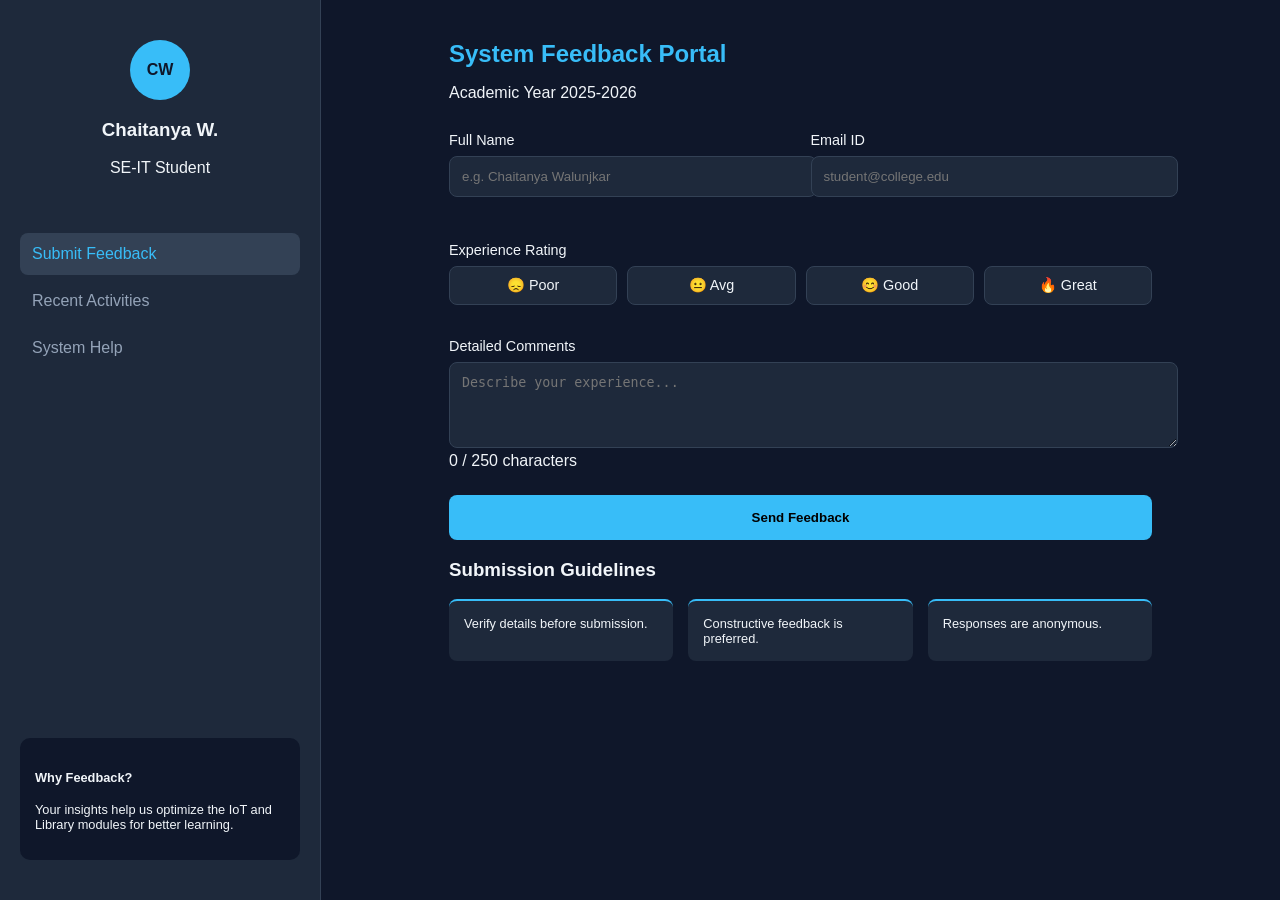
<file: feedback form/feedback.html>
<!DOCTYPE html>
<html lang="en">
<head>
    <meta charset="UTF-8">
    <meta name="viewport" content="width=device-width, initial-scale=1.0">
    <title>Feedback Portal | Student Dashboard</title>
    <link rel="stylesheet" href="feedback1.css">
</head>
<body>

    <div class="dashboard-wrapper">
        <aside class="sidebar">
            <div class="user-profile">
                <div class="avatar">CW</div>
                <h3>Chaitanya W.</h3>
                <p>SE-IT Student</p>
            </div>
            <nav class="side-nav">
                <a href="#" class="active">Submit Feedback</a>
                <a href="#">Recent Activities</a>
                <a href="#">System Help</a>
            </nav>
            <div class="info-card">
                <h4>Why Feedback?</h4>
                <p>Your insights help us optimize the IoT and Library modules for better learning.</p>
            </div>
        </aside>

        <main class="main-content">
            <div class="progress-bar-top" id="progressBar"></div>
            
            <section class="form-section">
                <header class="content-header">
                    <h2>System Feedback Portal</h2>
                    <p>Academic Year 2025-2026</p>
                </header>

                <form id="advancedForm" oninput="handleProgress()">
                    <div class="grid-inputs">
                        <div class="input-box">
                            <label>Full Name</label>
                            <input type="text" id="name" placeholder="e.g. Chaitanya Walunjkar" required>
                        </div>
                        <div class="input-box">
                            <label>Email ID</label>
                            <input type="email" id="email" placeholder="student@college.edu" required>
                        </div>
                    </div>

                    <div class="input-box">
                        <label>Experience Rating</label>
                        <div class="rating-options">
                            <label class="radio-card">
                                <input type="radio" name="rate" value="1" required>
                                <span>😞 Poor</span>
                            </label>
                            <label class="radio-card">
                                <input type="radio" name="rate" value="2">
                                <span>😐 Avg</span>
                            </label>
                            <label class="radio-card">
                                <input type="radio" name="rate" value="3">
                                <span>😊 Good</span>
                            </label>
                            <label class="radio-card">
                                <input type="radio" name="rate" value="4">
                                <span>🔥 Great</span>
                            </label>
                        </div>
                    </div>

                    <div class="input-box">
                        <label>Detailed Comments</label>
                        <textarea id="msg" rows="4" placeholder="Describe your experience..." onkeyup="count(this)"></textarea>
                        <span id="charCounter">0 / 250 characters</span>
                    </div>

                    <button type="submit" class="submit-btn">Send Feedback</button>
                </form>
            </section>

            <section class="history-section">
                <h3>Submission Guidelines</h3>
                <div class="guideline-grid">
                    <div class="g-item">Verify details before submission.</div>
                    <div class="g-item">Constructive feedback is preferred.</div>
                    <div class="g-item">Responses are anonymous.</div>
                </div>
            </section>
        </main>
    </div>

   
</body>
</html>
</file>
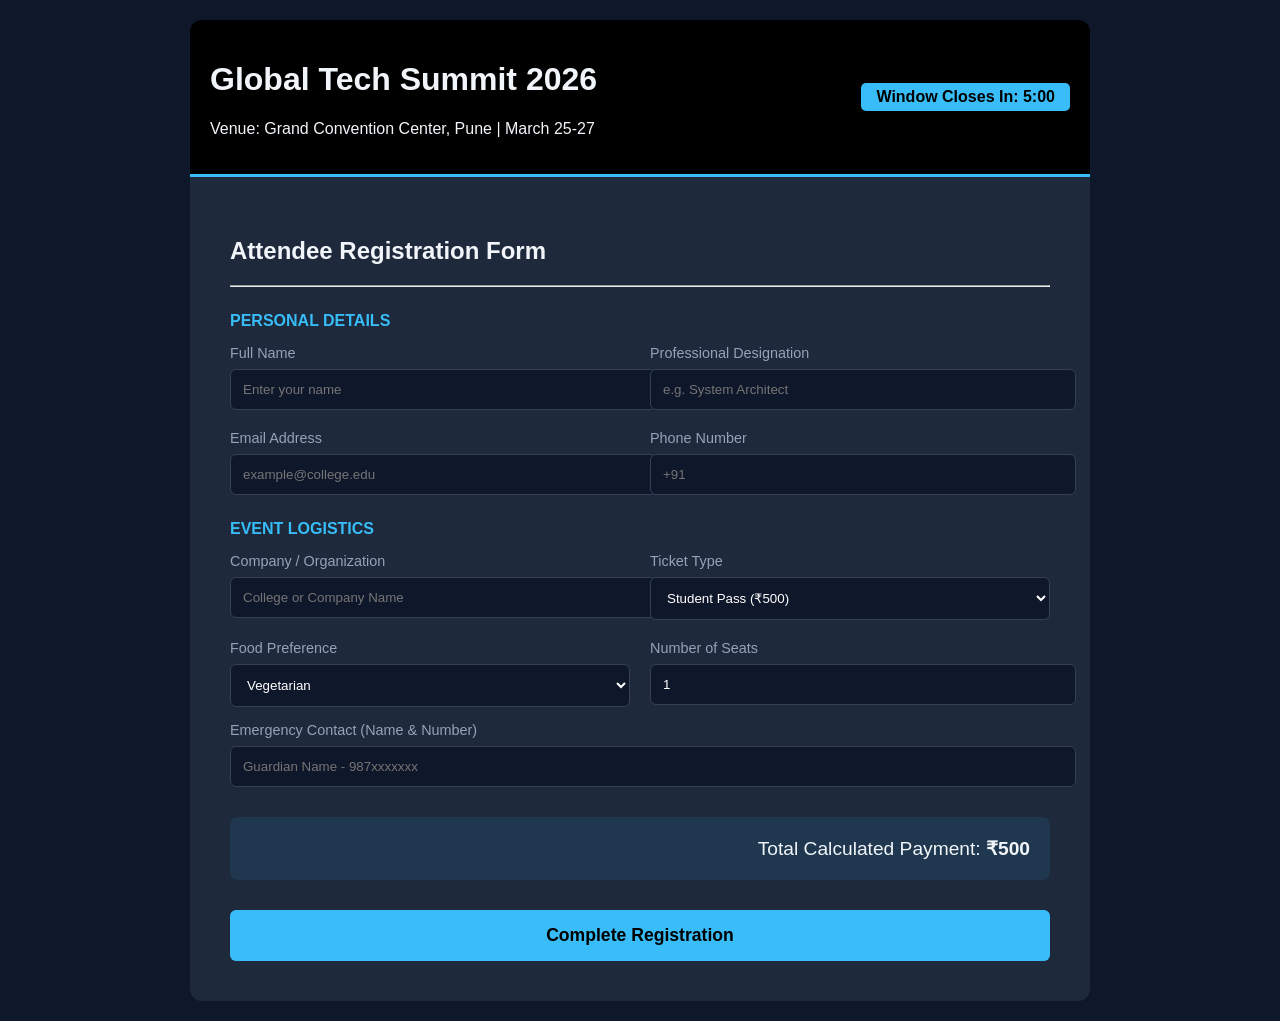
<file: Registration form/registration.html>
<!DOCTYPE html>
<html lang="en">
<head>
    <meta charset="UTF-8">
    <meta name="viewport" content="width=device-width, initial-scale=1.0">
    <title>Event Registration System | Global Tech Summit</title>
    <link rel="stylesheet" href="reg.css">
</head>
<body>

    <div class="registration-wrapper">
        <header class="main-header">
            <div class="event-info">
                <h1>Global Tech Summit 2026</h1>
                <p>Venue: Grand Convention Center, Pune | March 25-27</p>
            </div>
            <div class="timer-box">
                Window Closes In: <span id="clock">05:00</span>
            </div>
        </header>

        <main class="form-card">
            <div class="form-title">
                <h2>Attendee Registration Form</h2>
                <hr>
            </div>

            <form id="regForm" onsubmit="processRegistration(event)">
                <h3 class="section-tag">Personal Details</h3>
                <div class="input-grid">
                    <div class="input-field">
                        <label>Full Name</label>
                        <input type="text" id="fullName" placeholder="Enter your name" required>
                    </div>
                    <div class="input-field">
                        <label>Professional Designation</label>
                        <input type="text" id="designation" placeholder="e.g. System Architect" required>
                    </div>
                    <div class="input-field">
                        <label>Email Address</label>
                        <input type="email" id="email" placeholder="example@college.edu" required>
                    </div>
                    <div class="input-field">
                        <label>Phone Number</label>
                        <input type="tel" id="phone" placeholder="+91" required>
                    </div>
                </div>

                <h3 class="section-tag">Event Logistics</h3>
                <div class="input-grid">
                    <div class="input-field">
                        <label>Company / Organization</label>
                        <input type="text" id="org" placeholder="College or Company Name" required>
                    </div>
                    <div class="input-field">
                        <label>Ticket Type</label>
                        <select id="ticketType" onchange="updatePrice()" required>
                            <option value="500">Student Pass (₹500)</option>
                            <option value="1500">Professional Pass (₹1500)</option>
                            <option value="3000">VIP Access (₹3000)</option>
                        </select>
                    </div>
                    <div class="input-field">
                        <label>Food Preference</label>
                        <select id="food">
                            <option value="Veg">Vegetarian</option>
                            <option value="Non-Veg">Non-Vegetarian</option>
                            <option value="Vegan">Vegan</option>
                        </select>
                    </div>
                    <div class="input-field">
                        <label>Number of Seats</label>
                        <input type="number" id="numSeats" value="1" min="1" max="10" oninput="updatePrice()" required>
                    </div>
                </div>

                <div class="input-field full-width">
                    <label>Emergency Contact (Name & Number)</label>
                    <input type="text" placeholder="Guardian Name - 987xxxxxxx" required>
                </div>

                <div class="payment-summary">
                    <span>Total Calculated Payment:</span>
                    <strong id="totalDisplay">₹500</strong>
                </div>

                <button type="submit" class="submit-btn">Complete Registration</button>
            </form>
        </main>
    </div>

    <div id="successPopup" class="modal">
        <div class="modal-box">
            <div class="icon-circle">✓</div>
            <h2>Registration Successful!</h2>
            <div class="summary-list">
                <p><strong>Name:</strong> <span id="resName"></span></p>
                <p><strong>Ticket:</strong> <span id="resTicket"></span></p>
                <p><strong>Total Paid:</strong> ₹<span id="resTotal"></span></p>
            </div>
            <p class="redirect-note">Pressing finish will return you to the Main Dashboard.</p>
            <button onclick="redirectToMain()" class="finish-btn">Finish & Exit</button>
        </div>
    </div>

    <script src="reg1.js"></script>
</body>
</html>
</file>
<file: feedback form/feedback1.css>
:root {
    --bg: #0f172a;
    --side: #1e293b;
    --accent: #38bdf8;
    --text: #f1f5f9;
}

body {
    margin: 0;
    font-family: 'Inter', sans-serif;
    background: var(--bg);
    color: var(--text);
}

.dashboard-wrapper {
    display: flex;
    min-height: 100vh;
}

/* Sidebar Styling */
.sidebar {
    width: 280px;
    background: var(--side);
    padding: 40px 20px;
    display: flex;
    flex-direction: column;
    border-right: 1px solid #334155;
}

.user-profile { text-align: center; margin-bottom: 40px; }
.avatar { width: 60px; height: 60px; background: var(--accent); color: var(--bg); border-radius: 50%; display: flex; align-items: center; justify-content: center; font-weight: bold; margin: 0 auto 10px; }

.side-nav a { display: block; padding: 12px; color: #94a3b8; text-decoration: none; border-radius: 8px; margin-bottom: 5px; }
.side-nav a.active { background: #334155; color: var(--accent); }

.info-card { background: #0f172a; padding: 15px; border-radius: 10px; margin-top: auto; font-size: 0.8rem; }

/* Main Content */
.main-content { flex: 1; padding: 40px 10%; position: relative; }
.progress-bar-top { position: absolute; top: 0; left: 0; height: 4px; background: var(--accent); width: 0%; transition: 0.3s; }

.content-header { margin-bottom: 30px; }
.content-header h2 { color: var(--accent); margin: 0; }

/* Grid Layout for Inputs */
.grid-inputs { display: grid; grid-template-columns: 1fr 1fr; gap: 20px; margin-bottom: 20px; }
.input-box { margin-bottom: 25px; }
.input-box label { display: block; margin-bottom: 8px; font-weight: 500; font-size: 0.9rem; }

input, textarea { width: 100%; padding: 12px; background: var(--side); border: 1px solid #334155; border-radius: 8px; color: white; outline: none; }
input:focus { border-color: var(--accent); }

/* Stylish Radio Cards */
.rating-options { display: flex; gap: 10px; }
.radio-card { flex: 1; text-align: center; padding: 10px; background: var(--side); border: 1px solid #334155; border-radius: 8px; cursor: pointer; }
.radio-card input { display: none; }
.radio-card:has(input:checked) { border-color: var(--accent); background: #334155; }

.submit-btn { width: 100%; padding: 15px; background: var(--accent); border: none; border-radius: 8px; font-weight: bold; cursor: pointer; transition: 0.2s; }
.submit-btn:hover { transform: translateY(-2px); box-shadow: 0 5px 15px rgba(56, 189, 248, 0.3); }

/* Guidelines Section */
.guideline-grid { display: grid; grid-template-columns: repeat(3, 1fr); gap: 15px; margin-top: 15px; }
.g-item { background: var(--side); padding: 15px; border-radius: 8px; font-size: 0.8rem; border-top: 2px solid var(--accent); }
</file>
<file: Registration form/reg.css>
:root {
    --bg-color: #0f172a;
    --card-bg: #1e293b;
    --accent: #38bdf8;
    --text-main: #f1f5f9;
}

body {
    font-family: 'Segoe UI', sans-serif;
    background-color: var(--bg-color);
    color: var(--text-main);
    margin: 0;
    padding: 20px;
}

.registration-wrapper {
    max-width: 900px;
    margin: 0 auto;
}

.main-header {
    display: flex;
    justify-content: space-between;
    align-items: center;
    background: #000;
    padding: 20px;
    border-radius: 12px 12px 0 0;
    border-bottom: 3px solid var(--accent);
}

.timer-box { background: var(--accent); color: #000; padding: 5px 15px; border-radius: 5px; font-weight: bold; }

.form-card {
    background: var(--card-bg);
    padding: 40px;
    border-radius: 0 0 12px 12px;
}

.section-tag { color: var(--accent); font-size: 1rem; margin: 25px 0 15px; text-transform: uppercase; }

.input-grid {
    display: grid;
    grid-template-columns: 1fr 1fr;
    gap: 20px;
}

.input-field label { display: block; margin-bottom: 8px; font-size: 0.9rem; color: #94a3b8; }
input, select {
    width: 100%; padding: 12px; background: #0f172a; border: 1px solid #334155; 
    color: white; border-radius: 6px; outline: none;
}

.full-width { grid-column: span 2; margin-top: 15px; }

.payment-summary {
    margin: 30px 0;
    padding: 20px;
    background: rgba(56, 189, 248, 0.1);
    border-radius: 8px;
    text-align: right;
    font-size: 1.2rem;
}

.submit-btn {
    width: 100%; padding: 15px; background: var(--accent); color: #000; 
    border: none; border-radius: 6px; font-weight: bold; cursor: pointer; font-size: 1.1rem;
}

/* Modal Styling */
.modal { display: none; position: fixed; top:0; left:0; width:100%; height:100%; background: rgba(0,0,0,0.9); z-index: 100; }
.modal-box { 
    width: 400px; background: var(--card-bg); margin: 10% auto; padding: 30px; 
    border-radius: 12px; text-align: center; border: 1px solid var(--accent);
}
.icon-circle { width: 60px; height: 60px; background: #22c55e; color: white; border-radius: 50%; display: flex; align-items: center; justify-content: center; margin: 0 auto 20px; font-size: 30px; }
.summary-list { text-align: left; background: #0f172a; padding: 15px; border-radius: 8px; margin: 20px 0; }
.redirect-note { font-size: 0.8rem; color: #94a3b8; margin-bottom: 15px; }
.finish-btn { width: 100%; padding: 12px; background: var(--accent); border: none; border-radius: 6px; font-weight: bold; cursor: pointer; }
</file>
